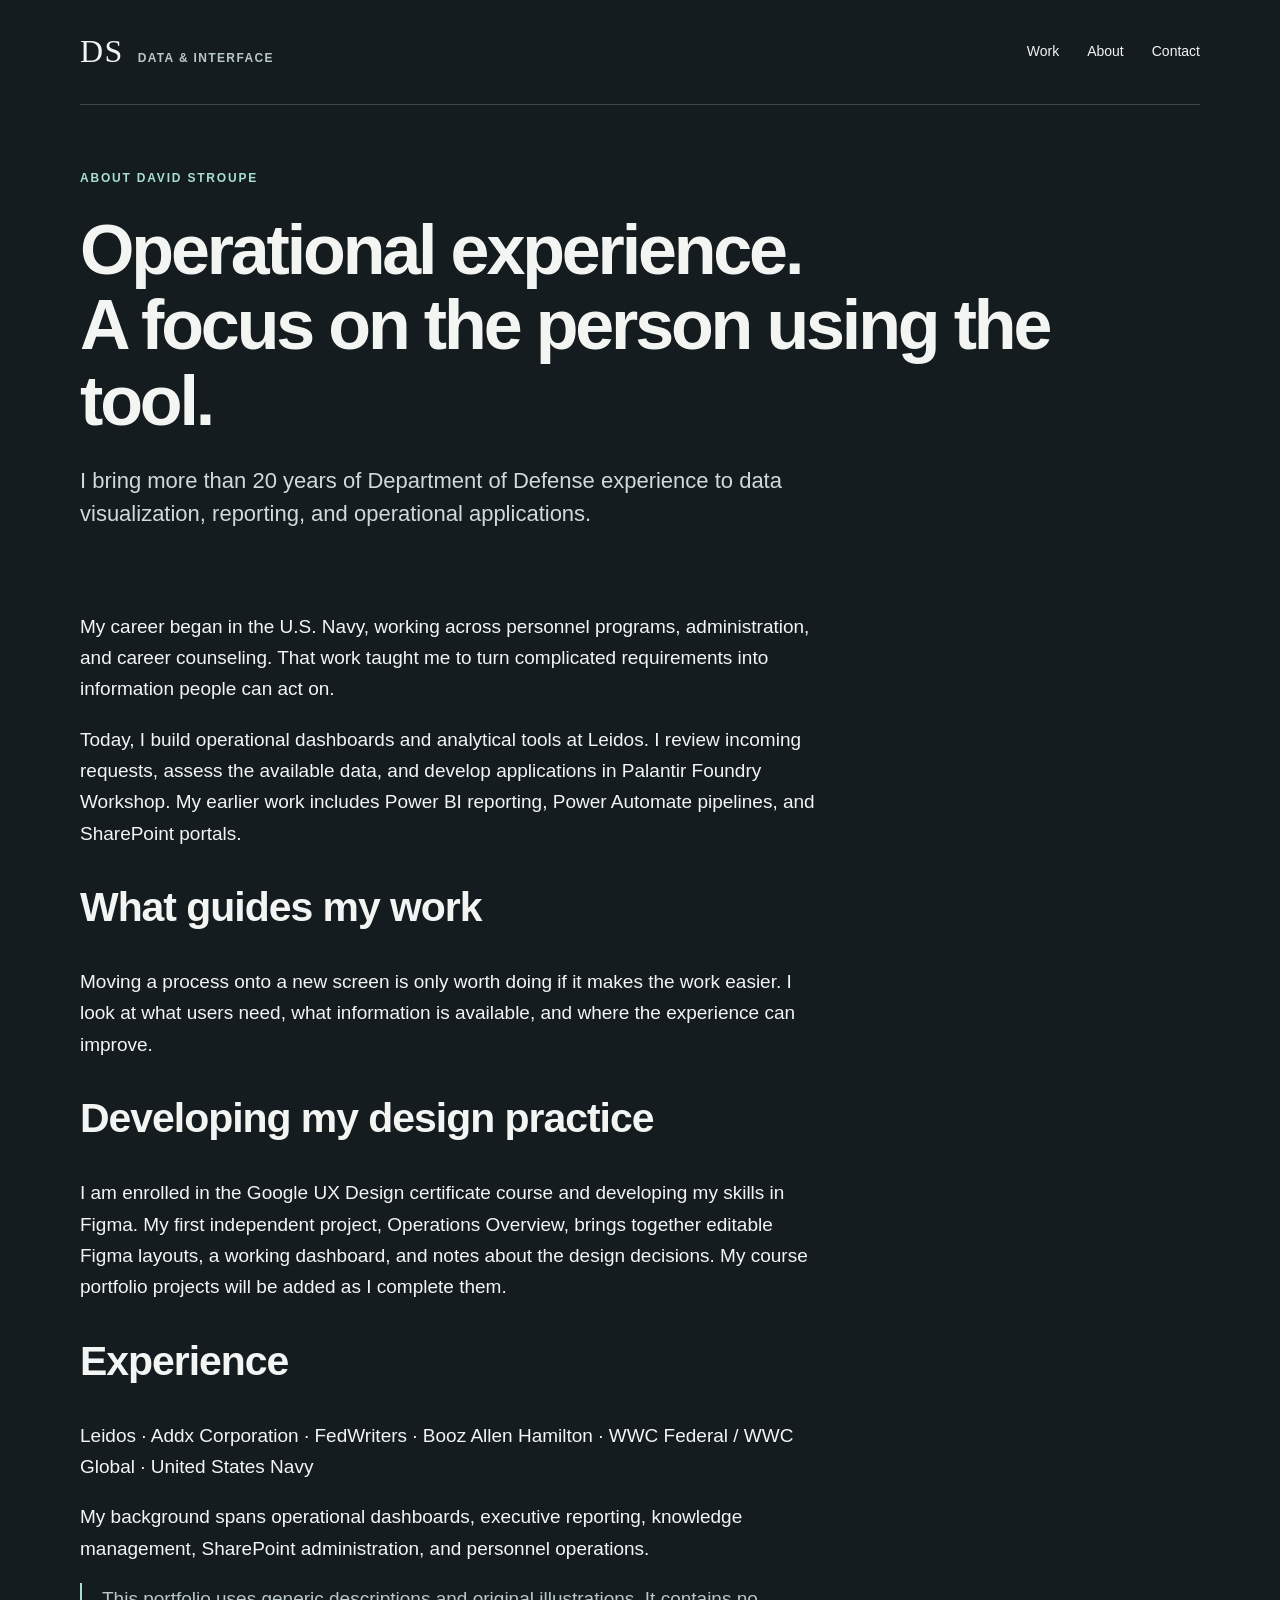
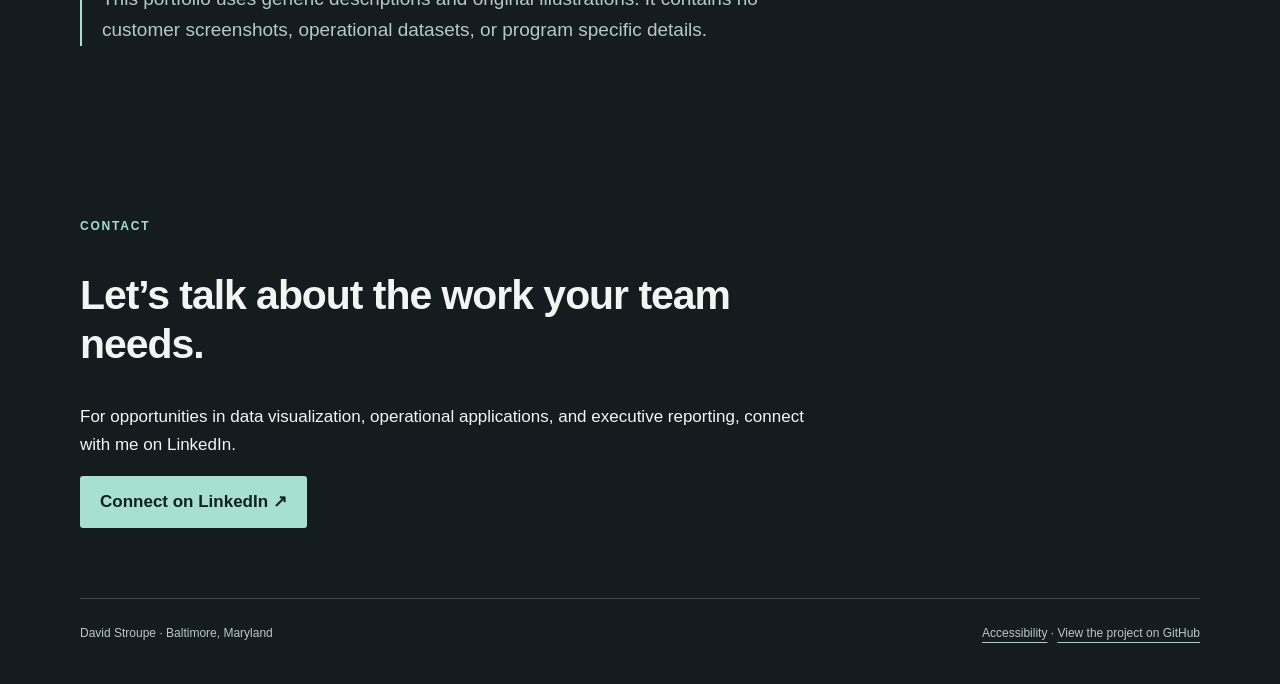
<file: about.html>
<!doctype html><html lang="en"><head><meta charset="utf-8"><meta name="viewport" content="width=device-width,initial-scale=1"><meta name="description" content="David Stroupe is a U.S. Navy veteran and data visualization analyst with more than 20 years of DoD experience."><meta name="theme-color" content="#141c20"><title>About | David Stroupe</title><link rel="stylesheet" href="style.css"></head><body><a class="skip" href="#main">Skip to content</a><div class="wrap"><header><a class="brand" href="index.html" aria-label="David Stroupe home"><b>DS</b><span>DATA & INTERFACE</span></a><nav aria-label="Main navigation"><a href="index.html#work">Work</a><a href="about.html">About</a><a href="#contact">Contact</a></nav></header><main id="main" tabindex="-1"><div class="intro"><p class="eyebrow">About David Stroupe</p><h1>Operational experience.<br>A focus on the person using the tool.</h1><p class="lead">I bring more than 20 years of Department of Defense experience to data visualization, reporting, and operational applications.</p></div><div class="text-page"><p>My career began in the U.S. Navy, working across personnel programs, administration, and career counseling. That work taught me to turn complicated requirements into information people can act on.</p><p>Today, I build operational dashboards and analytical tools at Leidos. I review incoming requests, assess the available data, and develop applications in Palantir Foundry Workshop. My earlier work includes Power BI reporting, Power Automate pipelines, and SharePoint portals.</p><h2>What guides my work</h2><p>Moving a process onto a new screen is only worth doing if it makes the work easier. I look at what users need, what information is available, and where the experience can improve.</p><h2>Developing my design practice</h2><p>I am enrolled in the Google UX Design certificate course and developing my skills in Figma. My first independent project, Operations Overview, brings together editable Figma layouts, a working dashboard, and notes about the design decisions. My course portfolio projects will be added as I complete them.</p><h2>Experience</h2><p>Leidos · Addx Corporation · FedWriters · Booz Allen Hamilton · WWC Federal / WWC Global · United States Navy</p><p>My background spans operational dashboards, executive reporting, knowledge management, SharePoint administration, and personnel operations.</p><p class="note">This portfolio uses generic descriptions and original illustrations. It contains no customer screenshots, operational datasets, or program specific details.</p></div></main><section class="contact" id="contact" aria-labelledby="contact-title"><p class="eyebrow">Contact</p><h2 id="contact-title">Let’s talk about the work your team needs.</h2><p>For opportunities in data visualization, operational applications, and executive reporting, connect with me on LinkedIn.</p><a class="button" href="https://www.linkedin.com/in/david-stroupe/">Connect on LinkedIn ↗</a></section><footer><span>David Stroupe · Baltimore, Maryland</span><span><a href="accessibility.html">Accessibility</a> · <a href="https://github.com/dnstroupe/data-design-portfolio">View the project on GitHub</a></span></footer></div></body></html>
</file>
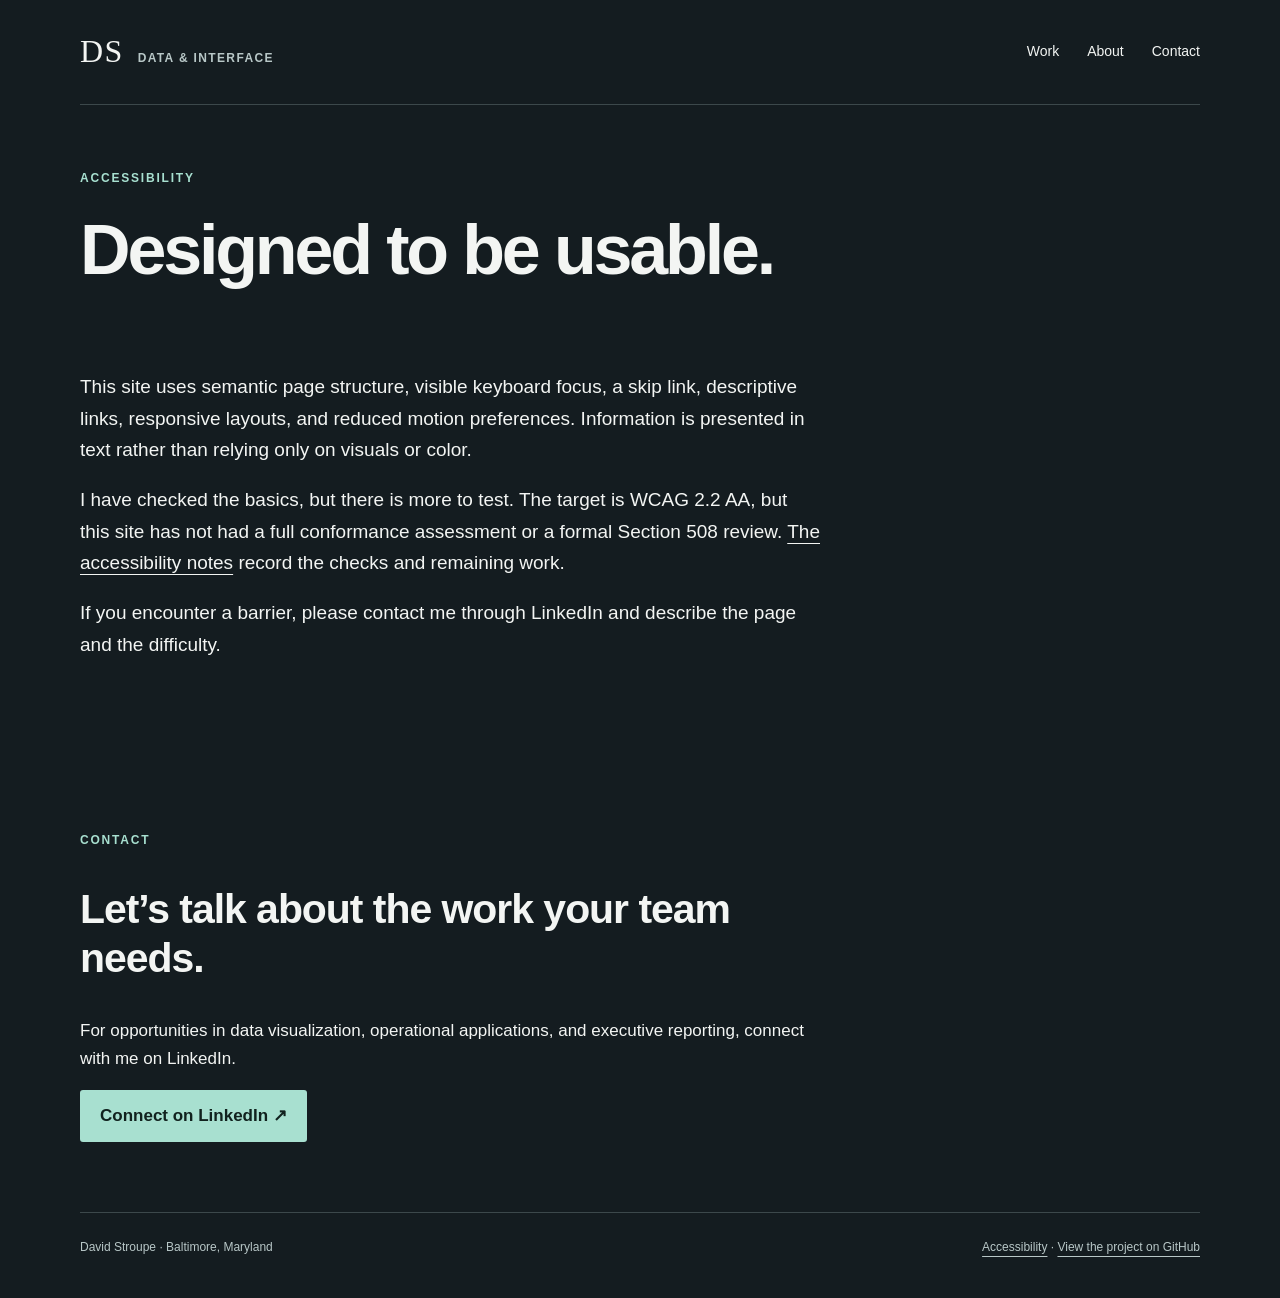
<file: accessibility.html>
<!doctype html><html lang="en"><head><meta charset="utf-8"><meta name="viewport" content="width=device-width,initial-scale=1"><meta name="description" content="Accessibility information for David Stroupe’s portfolio."><meta name="theme-color" content="#141c20"><title>Accessibility | David Stroupe</title><link rel="stylesheet" href="style.css"></head><body><a class="skip" href="#main">Skip to content</a><div class="wrap"><header><a class="brand" href="index.html" aria-label="David Stroupe home"><b>DS</b><span>DATA & INTERFACE</span></a><nav aria-label="Main navigation"><a href="index.html#work">Work</a><a href="about.html">About</a><a href="#contact">Contact</a></nav></header><main id="main" tabindex="-1"><div class="intro"><p class="eyebrow">Accessibility</p><h1>Designed to be usable.</h1></div><div class="text-page"><p>This site uses semantic page structure, visible keyboard focus, a skip link, descriptive links, responsive layouts, and reduced motion preferences. Information is presented in text rather than relying only on visuals or color.</p><p>I have checked the basics, but there is more to test. The target is WCAG 2.2 AA, but this site has not had a full conformance assessment or a formal Section 508 review. <a href="https://github.com/dnstroupe/data-design-portfolio/blob/main/ACCESSIBILITY.md">The accessibility notes</a> record the checks and remaining work.</p><p>If you encounter a barrier, please contact me through LinkedIn and describe the page and the difficulty.</p></div></main><section class="contact" id="contact" aria-labelledby="contact-title"><p class="eyebrow">Contact</p><h2 id="contact-title">Let’s talk about the work your team needs.</h2><p>For opportunities in data visualization, operational applications, and executive reporting, connect with me on LinkedIn.</p><a class="button" href="https://www.linkedin.com/in/david-stroupe/">Connect on LinkedIn ↗</a></section><footer><span>David Stroupe · Baltimore, Maryland</span><span><a href="accessibility.html">Accessibility</a> · <a href="https://github.com/dnstroupe/data-design-portfolio">View the project on GitHub</a></span></footer></div></body></html>
</file>
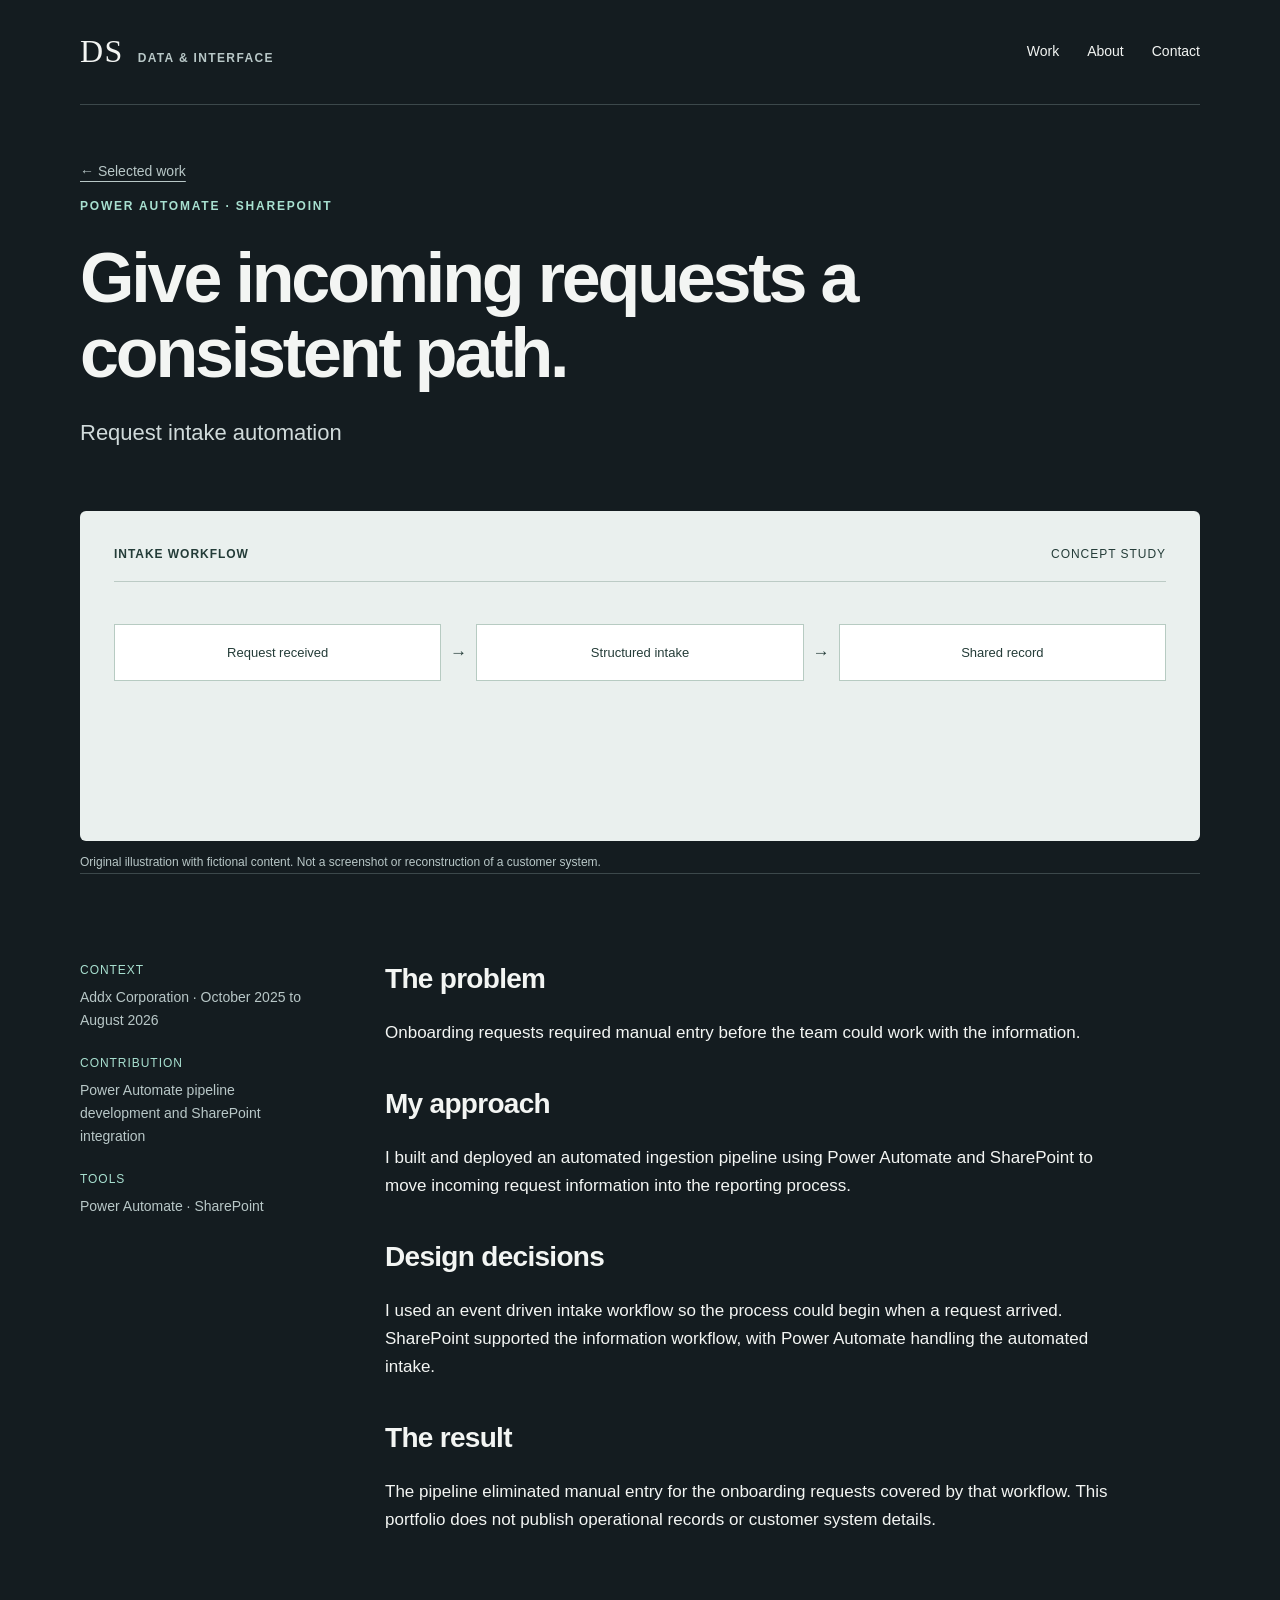
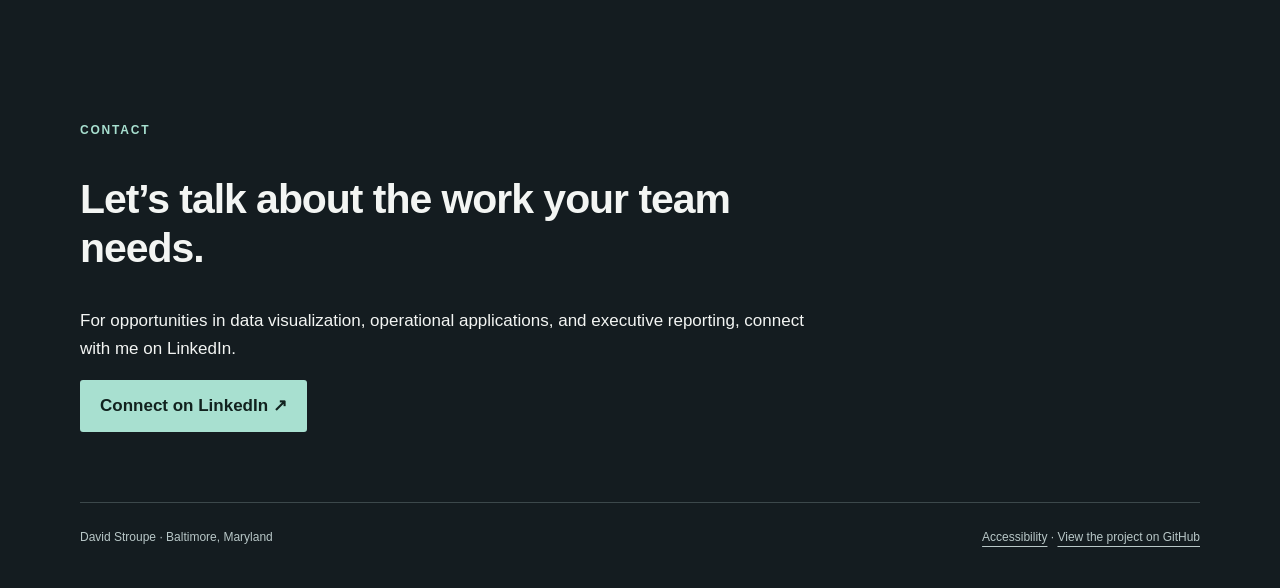
<file: automation.html>
<!doctype html><html lang="en"><head><meta charset="utf-8"><meta name="viewport" content="width=device-width,initial-scale=1"><meta name="description" content="Give incoming requests a consistent path."><meta name="theme-color" content="#141c20"><title>Request intake automation | David Stroupe</title><link rel="stylesheet" href="style.css"></head><body><a class="skip" href="#main">Skip to content</a><div class="wrap"><header><a class="brand" href="index.html" aria-label="David Stroupe home"><b>DS</b><span>DATA & INTERFACE</span></a><nav aria-label="Main navigation"><a href="index.html#work">Work</a><a href="about.html">About</a><a href="#contact">Contact</a></nav></header><main id="main" tabindex="-1"><div class="intro"><a class="meta" href="index.html#work">← Selected work</a><p class="eyebrow">Power Automate · SharePoint</p><h1>Give incoming requests a consistent path.</h1><p class="lead">Request intake automation</p></div><div class="visual large" aria-label="Illustrative automation concept, not an actual work system"><div class="vtop"><strong>Intake workflow</strong><span>Concept study</span></div><div class="flow"><div class="step">Request received</div><span class="arrow">→</span><div class="step">Structured intake</div><span class="arrow">→</span><div class="step">Shared record</div></div></div><p class="caption">Original illustration with fictional content. Not a screenshot or reconstruction of a customer system.</p><div class="section case-grid"><aside><dl class="facts"><dt>Context</dt><dd>Addx Corporation · October 2025 to August 2026</dd><dt>Contribution</dt><dd>Power Automate pipeline development and SharePoint integration</dd><dt>Tools</dt><dd>Power Automate · SharePoint</dd></dl></aside><article><section><h2>The problem</h2><p>Onboarding requests required manual entry before the team could work with the information.</p></section><section><h2>My approach</h2><p>I built and deployed an automated ingestion pipeline using Power Automate and SharePoint to move incoming request information into the reporting process.</p></section><section><h2>Design decisions</h2><p>I used an event driven intake workflow so the process could begin when a request arrived. SharePoint supported the information workflow, with Power Automate handling the automated intake.</p></section><section><h2>The result</h2><p>The pipeline eliminated manual entry for the onboarding requests covered by that workflow. This portfolio does not publish operational records or customer system details.</p></section></article></div></main><section class="contact" id="contact" aria-labelledby="contact-title"><p class="eyebrow">Contact</p><h2 id="contact-title">Let’s talk about the work your team needs.</h2><p>For opportunities in data visualization, operational applications, and executive reporting, connect with me on LinkedIn.</p><a class="button" href="https://www.linkedin.com/in/david-stroupe/">Connect on LinkedIn ↗</a></section><footer><span>David Stroupe · Baltimore, Maryland</span><span><a href="accessibility.html">Accessibility</a> · <a href="https://github.com/dnstroupe/data-design-portfolio">View the project on GitHub</a></span></footer></div></body></html>
</file>
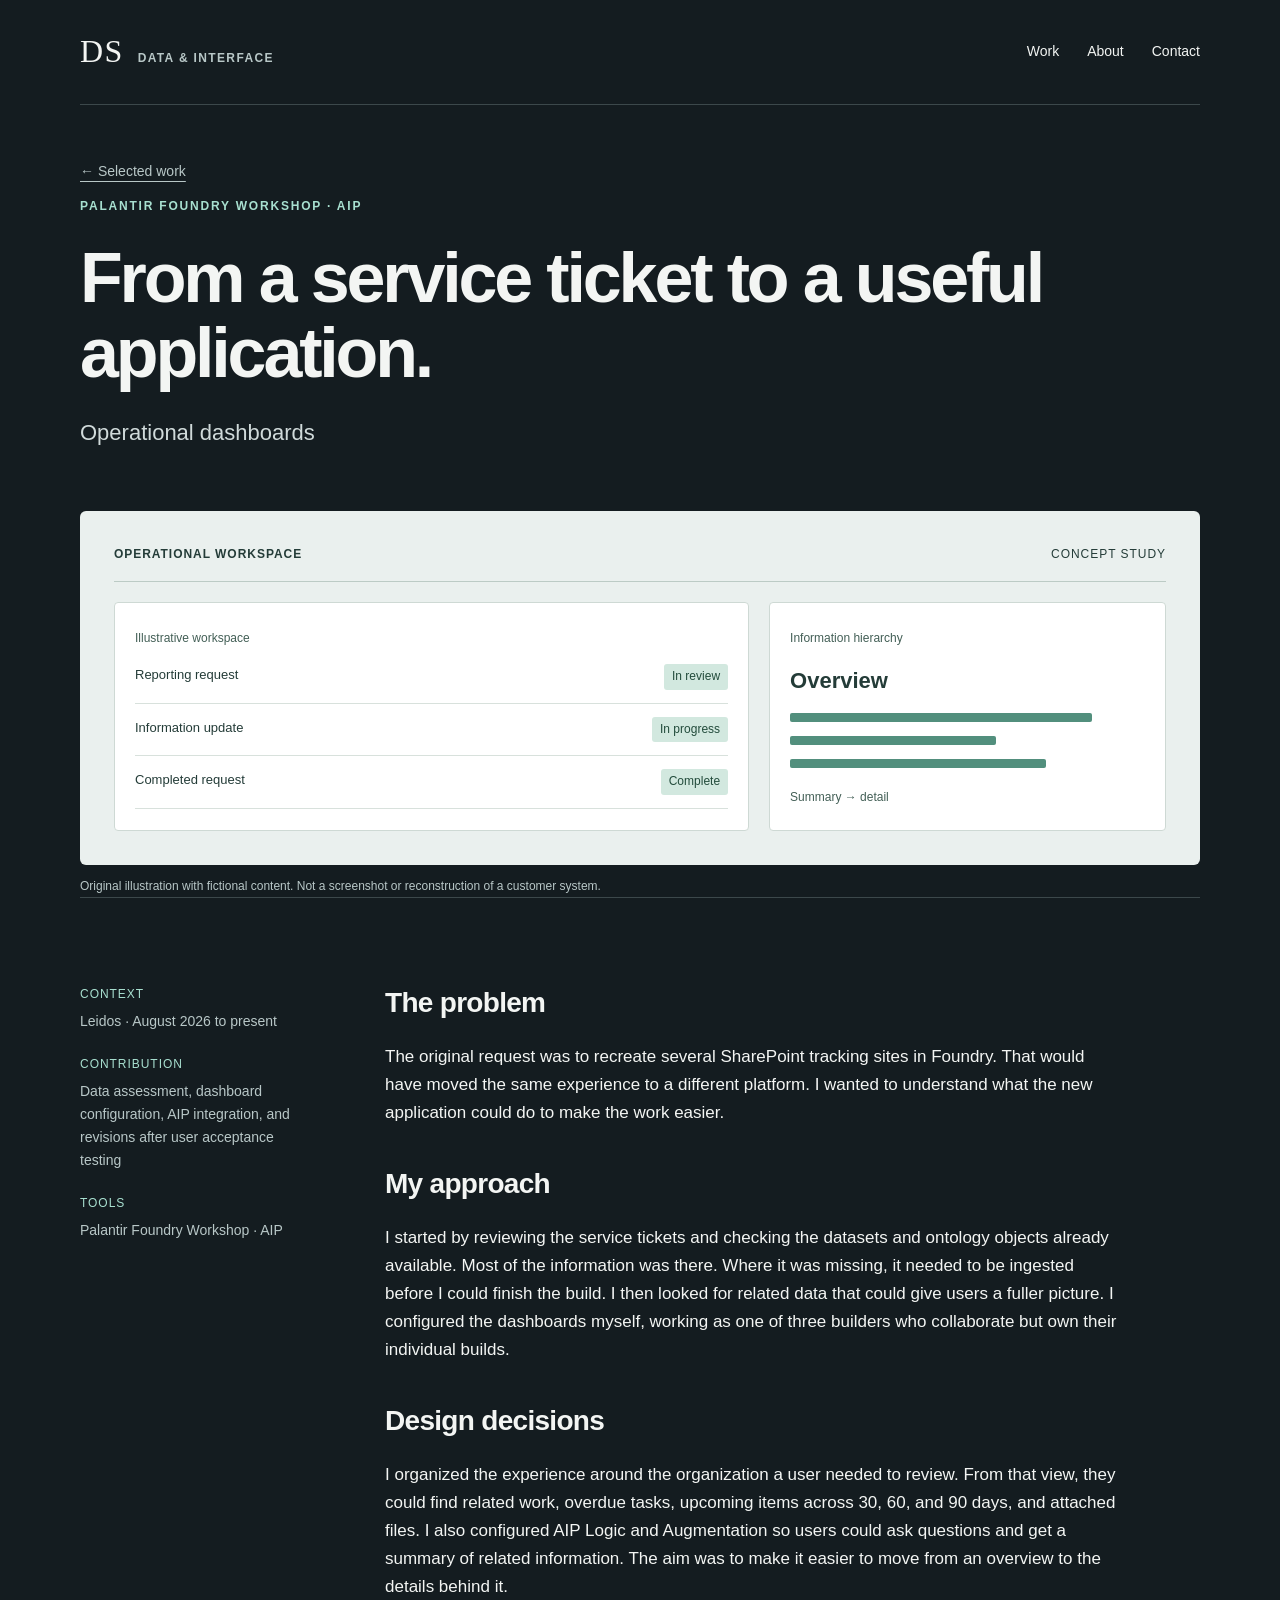
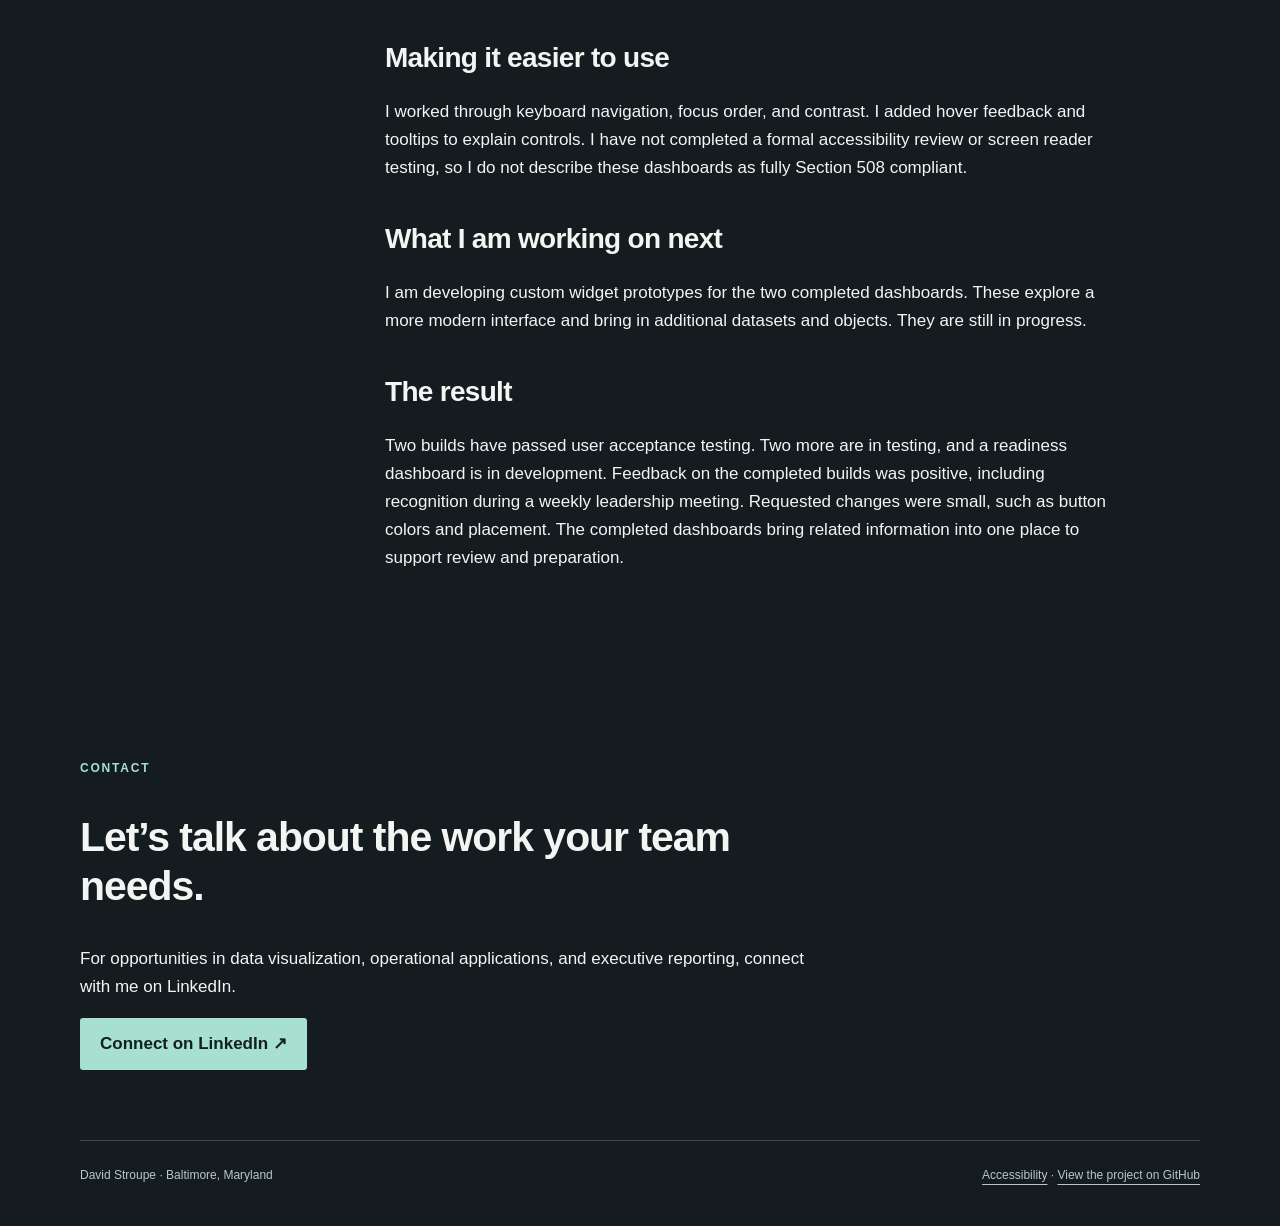
<file: operations.html>
<!doctype html><html lang="en"><head><meta charset="utf-8"><meta name="viewport" content="width=device-width,initial-scale=1"><meta name="description" content="From a service ticket to a useful application."><meta name="theme-color" content="#141c20"><title>Operational dashboards | David Stroupe</title><link rel="stylesheet" href="style.css"></head><body><a class="skip" href="#main">Skip to content</a><div class="wrap"><header><a class="brand" href="index.html" aria-label="David Stroupe home"><b>DS</b><span>DATA & INTERFACE</span></a><nav aria-label="Main navigation"><a href="index.html#work">Work</a><a href="about.html">About</a><a href="#contact">Contact</a></nav></header><main id="main" tabindex="-1"><div class="intro"><a class="meta" href="index.html#work">← Selected work</a><p class="eyebrow">Palantir Foundry Workshop · AIP</p><h1>From a service ticket to a useful application.</h1><p class="lead">Operational dashboards</p></div><div class="visual large" aria-label="Illustrative operations concept, not an actual work system"><div class="vtop"><strong>Operational workspace</strong><span>Concept study</span></div><div class="board"><div class="panel"><span class="label">Illustrative workspace</span><div class="row"><span>Reporting request</span><span class="tag">In review</span></div><div class="row"><span>Information update</span><span class="tag">In progress</span></div><div class="row"><span>Completed request</span><span class="tag">Complete</span></div></div><div class="panel"><span class="label">Information hierarchy</span><p style="font-size:22px;font-weight:bold;margin:12px 0">Overview</p><div class="bar" style="width:85%"></div><div class="bar" style="width:58%"></div><div class="bar" style="width:72%"></div><span class="label">Summary → detail</span></div></div></div><p class="caption">Original illustration with fictional content. Not a screenshot or reconstruction of a customer system.</p><div class="section case-grid"><aside><dl class="facts"><dt>Context</dt><dd>Leidos · August 2026 to present</dd><dt>Contribution</dt><dd>Data assessment, dashboard configuration, AIP integration, and revisions after user acceptance testing</dd><dt>Tools</dt><dd>Palantir Foundry Workshop · AIP</dd></dl></aside><article><section><h2>The problem</h2><p>The original request was to recreate several SharePoint tracking sites in Foundry. That would have moved the same experience to a different platform. I wanted to understand what the new application could do to make the work easier.</p></section><section><h2>My approach</h2><p>I started by reviewing the service tickets and checking the datasets and ontology objects already available. Most of the information was there. Where it was missing, it needed to be ingested before I could finish the build. I then looked for related data that could give users a fuller picture. I configured the dashboards myself, working as one of three builders who collaborate but own their individual builds.</p></section><section><h2>Design decisions</h2><p>I organized the experience around the organization a user needed to review. From that view, they could find related work, overdue tasks, upcoming items across 30, 60, and 90 days, and attached files. I also configured AIP Logic and Augmentation so users could ask questions and get a summary of related information. The aim was to make it easier to move from an overview to the details behind it.</p></section><section><h2>Making it easier to use</h2><p>I worked through keyboard navigation, focus order, and contrast. I added hover feedback and tooltips to explain controls. I have not completed a formal accessibility review or screen reader testing, so I do not describe these dashboards as fully Section 508 compliant.</p></section><section><h2>What I am working on next</h2><p>I am developing custom widget prototypes for the two completed dashboards. These explore a more modern interface and bring in additional datasets and objects. They are still in progress.</p></section><section><h2>The result</h2><p>Two builds have passed user acceptance testing. Two more are in testing, and a readiness dashboard is in development. Feedback on the completed builds was positive, including recognition during a weekly leadership meeting. Requested changes were small, such as button colors and placement. The completed dashboards bring related information into one place to support review and preparation.</p></section></article></div></main><section class="contact" id="contact" aria-labelledby="contact-title"><p class="eyebrow">Contact</p><h2 id="contact-title">Let’s talk about the work your team needs.</h2><p>For opportunities in data visualization, operational applications, and executive reporting, connect with me on LinkedIn.</p><a class="button" href="https://www.linkedin.com/in/david-stroupe/">Connect on LinkedIn ↗</a></section><footer><span>David Stroupe · Baltimore, Maryland</span><span><a href="accessibility.html">Accessibility</a> · <a href="https://github.com/dnstroupe/data-design-portfolio">View the project on GitHub</a></span></footer></div></body></html>
</file>
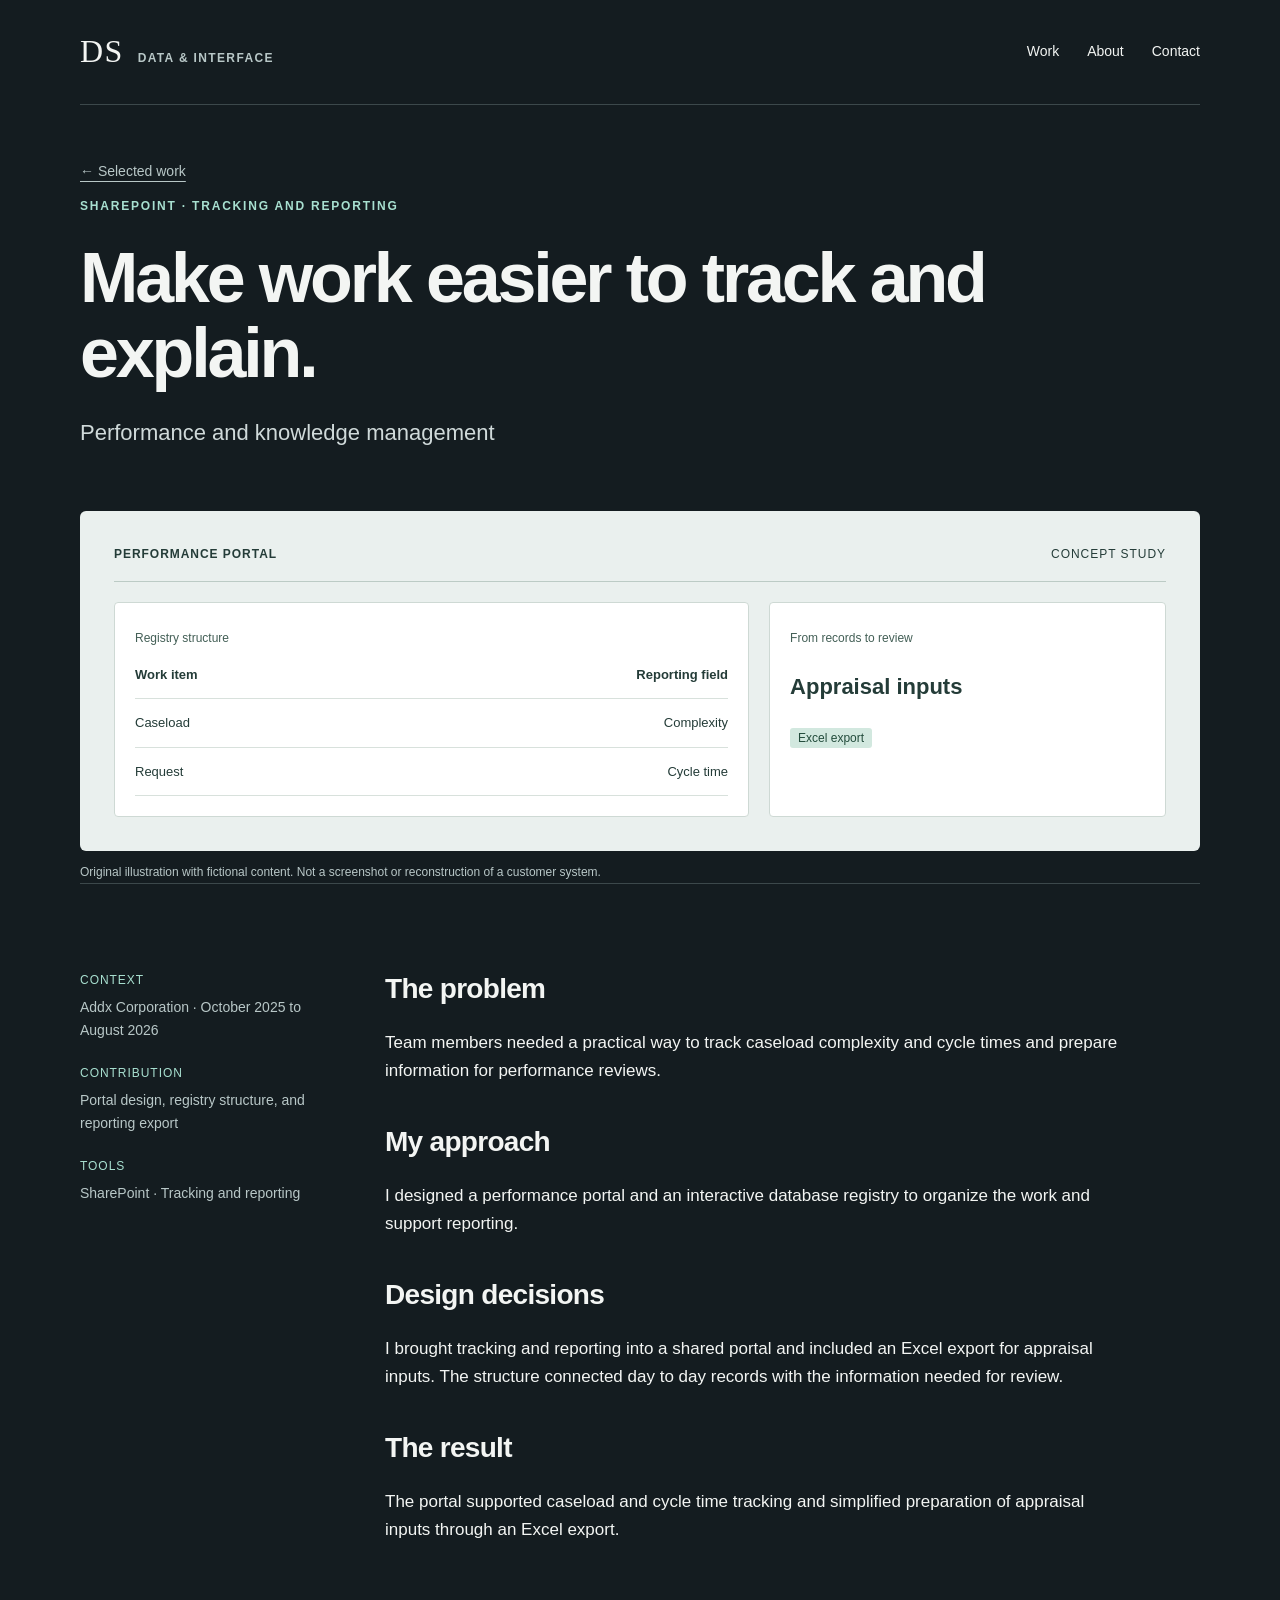
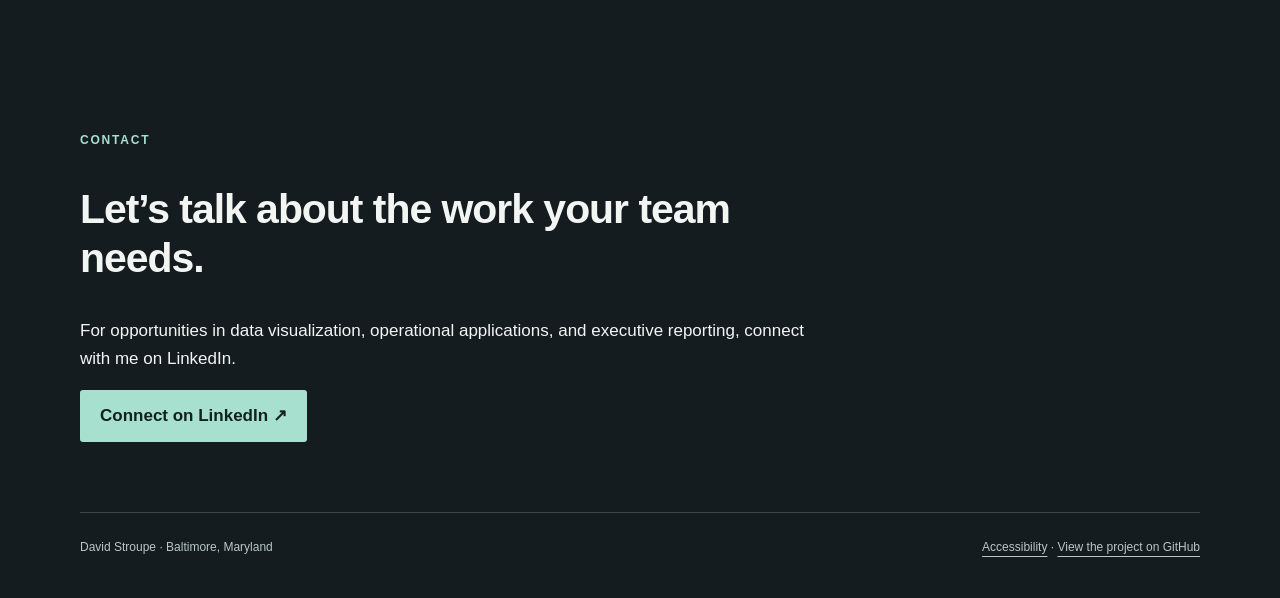
<file: portal.html>
<!doctype html><html lang="en"><head><meta charset="utf-8"><meta name="viewport" content="width=device-width,initial-scale=1"><meta name="description" content="Make work easier to track and explain."><meta name="theme-color" content="#141c20"><title>Performance and knowledge management | David Stroupe</title><link rel="stylesheet" href="style.css"></head><body><a class="skip" href="#main">Skip to content</a><div class="wrap"><header><a class="brand" href="index.html" aria-label="David Stroupe home"><b>DS</b><span>DATA & INTERFACE</span></a><nav aria-label="Main navigation"><a href="index.html#work">Work</a><a href="about.html">About</a><a href="#contact">Contact</a></nav></header><main id="main" tabindex="-1"><div class="intro"><a class="meta" href="index.html#work">← Selected work</a><p class="eyebrow">SharePoint · Tracking and reporting</p><h1>Make work easier to track and explain.</h1><p class="lead">Performance and knowledge management</p></div><div class="visual large" aria-label="Illustrative portal concept, not an actual work system"><div class="vtop"><strong>Performance portal</strong><span>Concept study</span></div><div class="board"><div class="panel"><span class="label">Registry structure</span><div class="row"><strong>Work item</strong><strong>Reporting field</strong></div><div class="row"><span>Caseload</span><span>Complexity</span></div><div class="row"><span>Request</span><span>Cycle time</span></div></div><div class="panel"><span class="label">From records to review</span><h3>Appraisal inputs</h3><span class="tag">Excel export</span></div></div></div><p class="caption">Original illustration with fictional content. Not a screenshot or reconstruction of a customer system.</p><div class="section case-grid"><aside><dl class="facts"><dt>Context</dt><dd>Addx Corporation · October 2025 to August 2026</dd><dt>Contribution</dt><dd>Portal design, registry structure, and reporting export</dd><dt>Tools</dt><dd>SharePoint · Tracking and reporting</dd></dl></aside><article><section><h2>The problem</h2><p>Team members needed a practical way to track caseload complexity and cycle times and prepare information for performance reviews.</p></section><section><h2>My approach</h2><p>I designed a performance portal and an interactive database registry to organize the work and support reporting.</p></section><section><h2>Design decisions</h2><p>I brought tracking and reporting into a shared portal and included an Excel export for appraisal inputs. The structure connected day to day records with the information needed for review.</p></section><section><h2>The result</h2><p>The portal supported caseload and cycle time tracking and simplified preparation of appraisal inputs through an Excel export.</p></section></article></div></main><section class="contact" id="contact" aria-labelledby="contact-title"><p class="eyebrow">Contact</p><h2 id="contact-title">Let’s talk about the work your team needs.</h2><p>For opportunities in data visualization, operational applications, and executive reporting, connect with me on LinkedIn.</p><a class="button" href="https://www.linkedin.com/in/david-stroupe/">Connect on LinkedIn ↗</a></section><footer><span>David Stroupe · Baltimore, Maryland</span><span><a href="accessibility.html">Accessibility</a> · <a href="https://github.com/dnstroupe/data-design-portfolio">View the project on GitHub</a></span></footer></div></body></html>
</file>
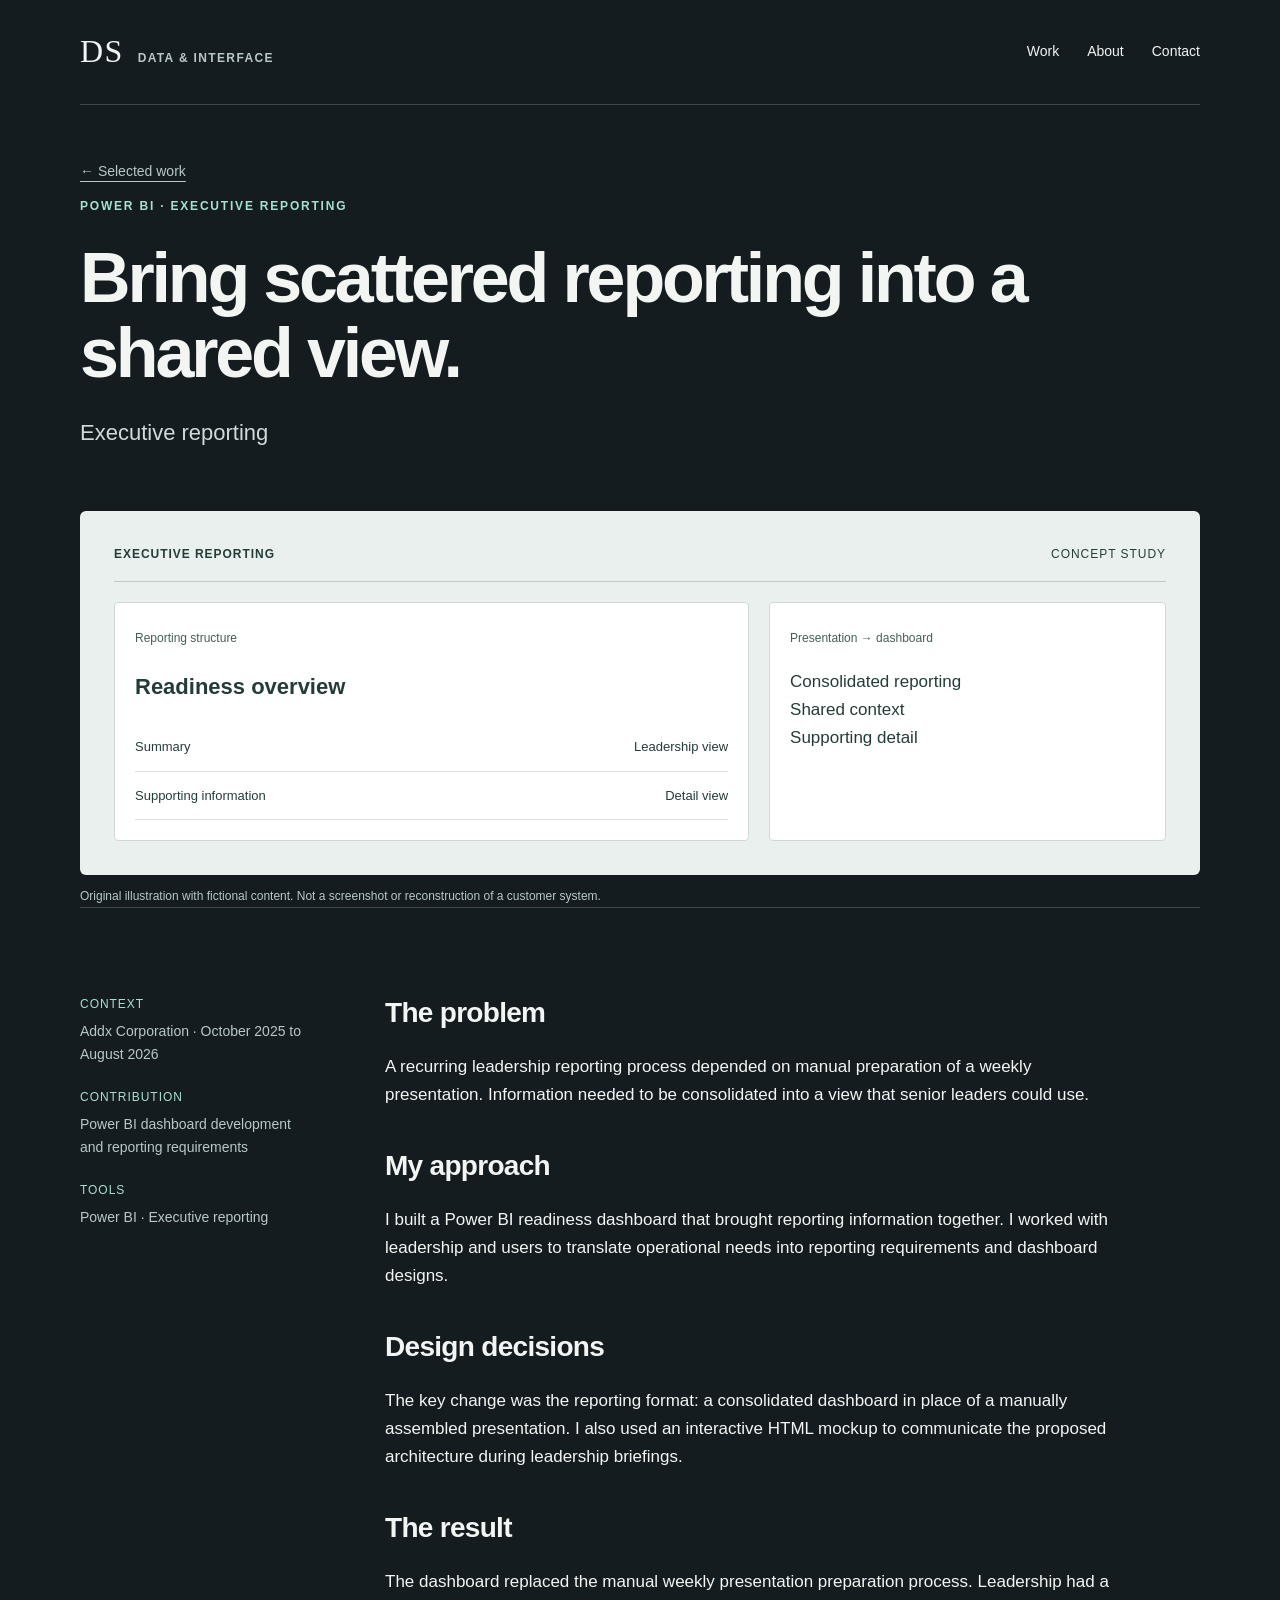
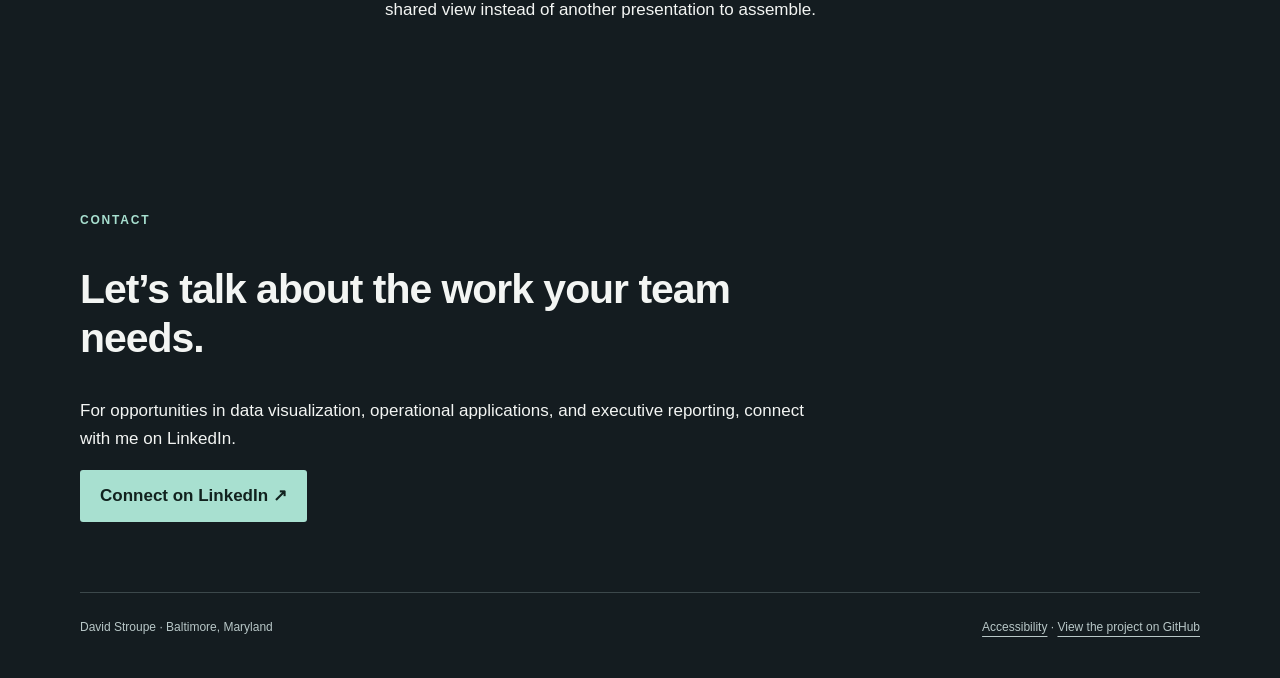
<file: reporting.html>
<!doctype html><html lang="en"><head><meta charset="utf-8"><meta name="viewport" content="width=device-width,initial-scale=1"><meta name="description" content="Bring scattered reporting into a shared view."><meta name="theme-color" content="#141c20"><title>Executive reporting | David Stroupe</title><link rel="stylesheet" href="style.css"></head><body><a class="skip" href="#main">Skip to content</a><div class="wrap"><header><a class="brand" href="index.html" aria-label="David Stroupe home"><b>DS</b><span>DATA & INTERFACE</span></a><nav aria-label="Main navigation"><a href="index.html#work">Work</a><a href="about.html">About</a><a href="#contact">Contact</a></nav></header><main id="main" tabindex="-1"><div class="intro"><a class="meta" href="index.html#work">← Selected work</a><p class="eyebrow">Power BI · Executive reporting</p><h1>Bring scattered reporting into a shared view.</h1><p class="lead">Executive reporting</p></div><div class="visual large" aria-label="Illustrative reporting concept, not an actual work system"><div class="vtop"><strong>Executive reporting</strong><span>Concept study</span></div><div class="board"><div class="panel"><span class="label">Reporting structure</span><h3>Readiness overview</h3><div class="row"><span>Summary</span><span>Leadership view</span></div><div class="row"><span>Supporting information</span><span>Detail view</span></div></div><div class="panel"><span class="label">Presentation → dashboard</span><p>Consolidated reporting<br>Shared context<br>Supporting detail</p></div></div></div><p class="caption">Original illustration with fictional content. Not a screenshot or reconstruction of a customer system.</p><div class="section case-grid"><aside><dl class="facts"><dt>Context</dt><dd>Addx Corporation · October 2025 to August 2026</dd><dt>Contribution</dt><dd>Power BI dashboard development and reporting requirements</dd><dt>Tools</dt><dd>Power BI · Executive reporting</dd></dl></aside><article><section><h2>The problem</h2><p>A recurring leadership reporting process depended on manual preparation of a weekly presentation. Information needed to be consolidated into a view that senior leaders could use.</p></section><section><h2>My approach</h2><p>I built a Power BI readiness dashboard that brought reporting information together. I worked with leadership and users to translate operational needs into reporting requirements and dashboard designs.</p></section><section><h2>Design decisions</h2><p>The key change was the reporting format: a consolidated dashboard in place of a manually assembled presentation. I also used an interactive HTML mockup to communicate the proposed architecture during leadership briefings.</p></section><section><h2>The result</h2><p>The dashboard replaced the manual weekly presentation preparation process. Leadership had a shared view instead of another presentation to assemble.</p></section></article></div></main><section class="contact" id="contact" aria-labelledby="contact-title"><p class="eyebrow">Contact</p><h2 id="contact-title">Let’s talk about the work your team needs.</h2><p>For opportunities in data visualization, operational applications, and executive reporting, connect with me on LinkedIn.</p><a class="button" href="https://www.linkedin.com/in/david-stroupe/">Connect on LinkedIn ↗</a></section><footer><span>David Stroupe · Baltimore, Maryland</span><span><a href="accessibility.html">Accessibility</a> · <a href="https://github.com/dnstroupe/data-design-portfolio">View the project on GitHub</a></span></footer></div></body></html>
</file>
<file: style.css>
*{box-sizing:border-box}html{scroll-behavior:smooth}body{margin:0;background:#141c20;color:#f3f5f3;font:17px/1.65 Arial,Helvetica,sans-serif}a{color:inherit;text-underline-offset:5px}a:hover{color:#a8e0d0}a:focus-visible,button:focus-visible{outline:3px solid #a8e0d0;outline-offset:6px}.skip{position:absolute;top:-90px;background:#fff;color:#111;padding:12px;z-index:5}.skip:focus{top:0}.wrap{max-width:1200px;margin:auto;padding:0 40px}header{display:flex;justify-content:space-between;align-items:center;padding:30px 0;border-bottom:1px solid #3c484b}.brand{text-decoration:none;font-weight:700;letter-spacing:.08em}.brand b{font:32px Georgia,serif;margin-right:14px}.brand span{font-size:12px;color:#b8c7c7}nav{display:flex;gap:28px;font-size:14px}nav a{text-decoration:none;display:inline-flex;align-items:center;min-height:44px}.eyebrow{color:#a8e0d0;font-size:12px;letter-spacing:.15em;text-transform:uppercase;font-weight:700}.intro{padding:52px 0 40px;max-width:980px}h1{font-size:clamp(40px,5.7vw,70px);line-height:1.08;letter-spacing:-.045em;font-weight:600;margin:24px 0}h2{font-size:clamp(28px,3.2vw,42px);line-height:1.2;letter-spacing:-.025em}h3{font-size:22px;line-height:1.3}p{max-width:740px}.lead{font-size:22px;color:#d0dada;line-height:1.5;max-width:790px}.meta{color:#b8c7c7;font-size:14px}.actions{display:flex;gap:26px;align-items:center;margin-top:30px;flex-wrap:wrap}.button{display:inline-block;padding:12px 20px;background:#a8e0d0;color:#11221e;text-decoration:none;font-weight:700;border-radius:3px}.button:hover{background:#d0f2e8;color:#11221e}.section{padding:65px 0;border-top:1px solid #3c484b}.section-head{display:flex;justify-content:space-between;gap:30px;align-items:baseline}.work-grid{display:grid;grid-template-columns:1fr 1fr;gap:48px 30px}.work{text-decoration:none;display:block}.work h3{margin:18px 0 8px}.work p{margin:8px 0;color:#b8c7c7}.work:hover h3{text-decoration:underline}.visual{background:#eaf0ee;color:#243c38;padding:26px;border-radius:6px;overflow:hidden;min-height:245px}.visual.large{padding:34px;min-height:330px}.vtop{display:flex;justify-content:space-between;gap:12px;border-bottom:1px solid #bccbc5;padding-bottom:16px;font-size:12px;letter-spacing:.08em;text-transform:uppercase}.board{display:grid;grid-template-columns:1.6fr 1fr;gap:20px;padding-top:20px}.panel{background:#fff;border:1px solid #ced9d4;padding:20px;border-radius:4px}.row{display:flex;justify-content:space-between;gap:15px;padding:13px 0;border-bottom:1px solid #d8e1dc;font-size:13px}.tag{font-size:12px;background:#d2e8df;color:#234c3c;padding:3px 8px;border-radius:3px;white-space:nowrap}.label{font-size:12px;color:#435f56}.bar{height:9px;background:#528f7d;margin:14px 0;border-radius:2px}.flow{display:flex;align-items:center;gap:9px;margin:42px 0}.step{flex:1;background:white;border:1px solid #b7cbc2;padding:17px 10px;text-align:center;font-size:13px}.caption{font-size:12px;color:#b8c7c7;margin:12px 0 0}.case-grid{display:grid;grid-template-columns:230px 1fr;gap:75px}.case-grid article section{margin:0 0 40px}.case-grid article h2{font-size:28px}.facts{font-size:14px;color:#b8c7c7}.facts dt{color:#a8e0d0;margin-top:22px;font-size:12px;text-transform:uppercase;letter-spacing:.08em}.facts dd{margin:5px 0}.quote{font-size:30px;line-height:1.4;max-width:900px}.contact{padding:70px 0}.contact h2{max-width:700px}footer{border-top:1px solid #3c484b;padding:25px 0 40px;font-size:12px;color:#b8c7c7;display:flex;justify-content:space-between;gap:20px}.text-page{max-width:850px;padding-bottom:70px}.text-page p{font-size:19px}.note{border-left:2px solid #a8e0d0;padding-left:20px;color:#b8c7c7}.indexline{display:flex;gap:25px;flex-wrap:wrap;color:#b8c7c7;font-size:14px;margin:25px 0}.about-columns{display:grid;grid-template-columns:1fr 1fr;gap:60px}@media(max-width:700px){.wrap{padding:0 22px}header{padding:22px 0;align-items:flex-start}.brand span{display:none}nav{gap:16px;font-size:13px}.intro{padding:50px 0 35px}.lead{font-size:19px}.work-grid,.case-grid,.about-columns{grid-template-columns:1fr;gap:30px}.section{padding:42px 0}.section-head{display:block}.visual,.visual.large{padding:16px;min-height:0}.board{grid-template-columns:1fr}.board .panel:last-child{display:block}.flow{flex-direction:column;align-items:stretch;margin:22px 0}.flow .arrow{transform:rotate(90deg);align-self:center}.facts{display:block}.facts dt{margin-top:0}.facts dd{margin-bottom:18px}footer{flex-direction:column}.quote{font-size:24px}}@media(prefers-reduced-motion:reduce){html{scroll-behavior:auto}}
main:focus{outline:none}a{scroll-margin-block:24px}.text-page,.case-grid article{overflow-wrap:anywhere}@media(forced-colors:active){a:focus-visible{outline:3px solid Highlight}.button{border:2px solid ButtonText}.visual,.panel{border:1px solid CanvasText}}
</file>
